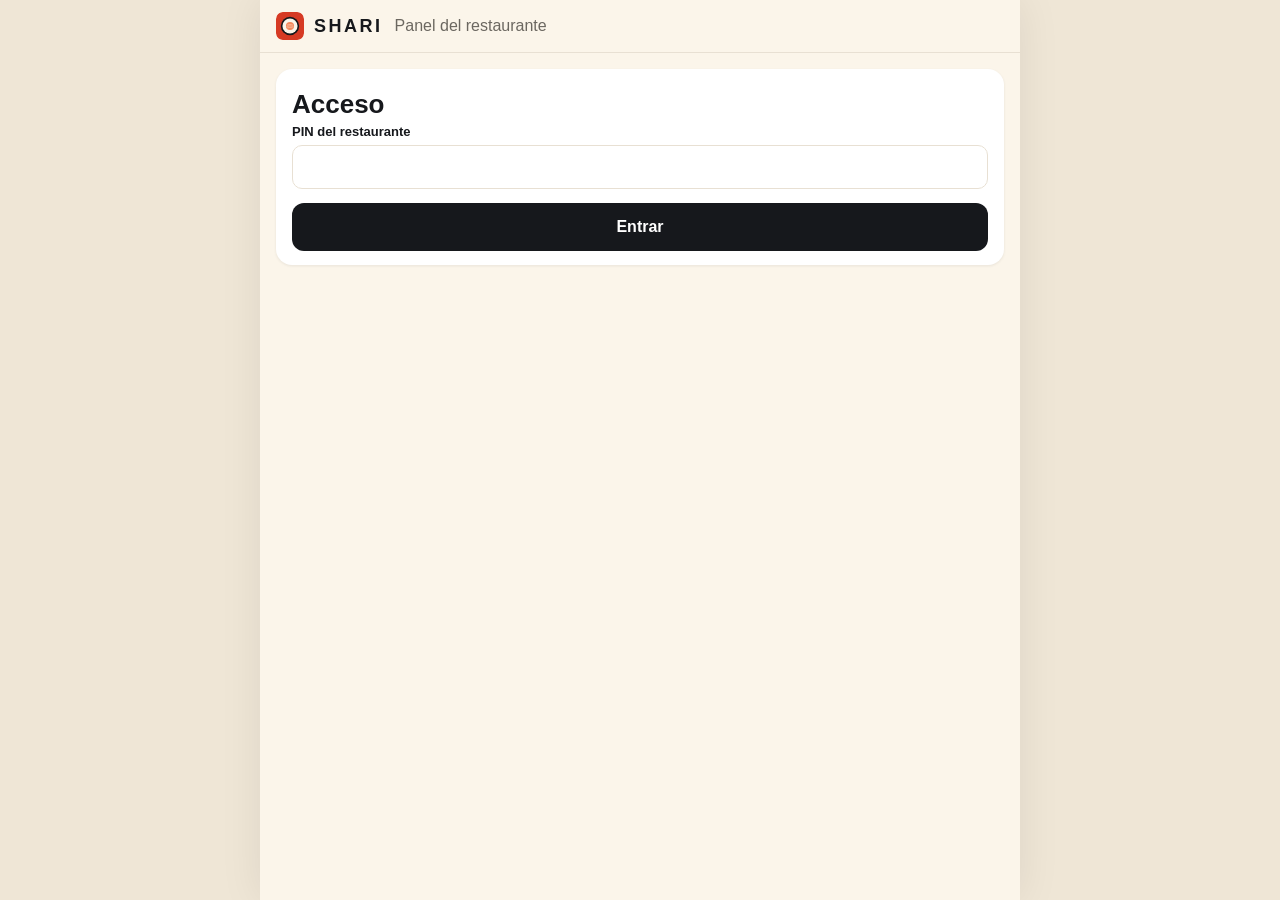
<file: admin.html>
<!doctype html>
<html lang="es">
<head>
  <meta charset="utf-8">
  <meta name="viewport" content="width=device-width, initial-scale=1">
  <title>SHARI · Panel del restaurante</title>
  <link rel="icon" href="favicon.svg" type="image/svg+xml">
  <link rel="stylesheet" href="styles.css">
  <style>
    body { padding-bottom: 24px; max-width: 760px; }
    main { max-width: 760px; }
    .bar { display: flex; flex-wrap: wrap; gap: 10px; margin-bottom: 16px; }
    .bar select, .bar input { padding: 10px; border: 1px solid var(--line); border-radius: 10px; background: #fff; }
    .row { display: flex; justify-content: space-between; gap: 12px; align-items: center; flex-wrap: wrap; }
    .actions { display: flex; gap: 8px; }
    .actions button { border: 0; border-radius: 10px; padding: 10px 12px; font-weight: 700; cursor: pointer; }
    .ok { background: #E3F2E8; color: var(--ok); }
    .ko { background: #FBE3DF; color: var(--red-dark); }
    .stats { display: grid; grid-template-columns: repeat(3, 1fr); gap: 10px; margin-bottom: 16px; }
    .stats div { background: #fff; border-radius: 12px; padding: 12px; text-align: center; }
    .stats b { display: block; font-size: 22px; }
    .stats small { color: var(--muted); }
  </style>
</head>
<body>
  <header class="topbar">
    <a href="index.html" class="brand"><img src="favicon.svg" alt="" width="28" height="28"><span>SHARI</span></a>
    <span class="sub" style="margin:0 0 0 12px">Panel del restaurante</span>
  </header>
  <main>
    <form id="login" class="card"><div class="body">
      <h1>Acceso</h1>
      <div class="field"><label for="pin">PIN del restaurante</label><input id="pin" type="password" inputmode="numeric" required></div>
      <p class="error" id="loginErr"></p>
      <button class="btn dark">Entrar</button>
    </div></form>

    <section id="panel" hidden>
      <div class="bar">
        <select id="rest" aria-label="Restaurante"></select>
        <input id="date" type="date" aria-label="Día">
      </div>
      <div class="stats" id="stats"></div>
      <div id="list"></div>
    </section>
  </main>
  <div id="toast" role="status"></div>
  <script src="admin.js"></script>
</body>
</html>
</file>
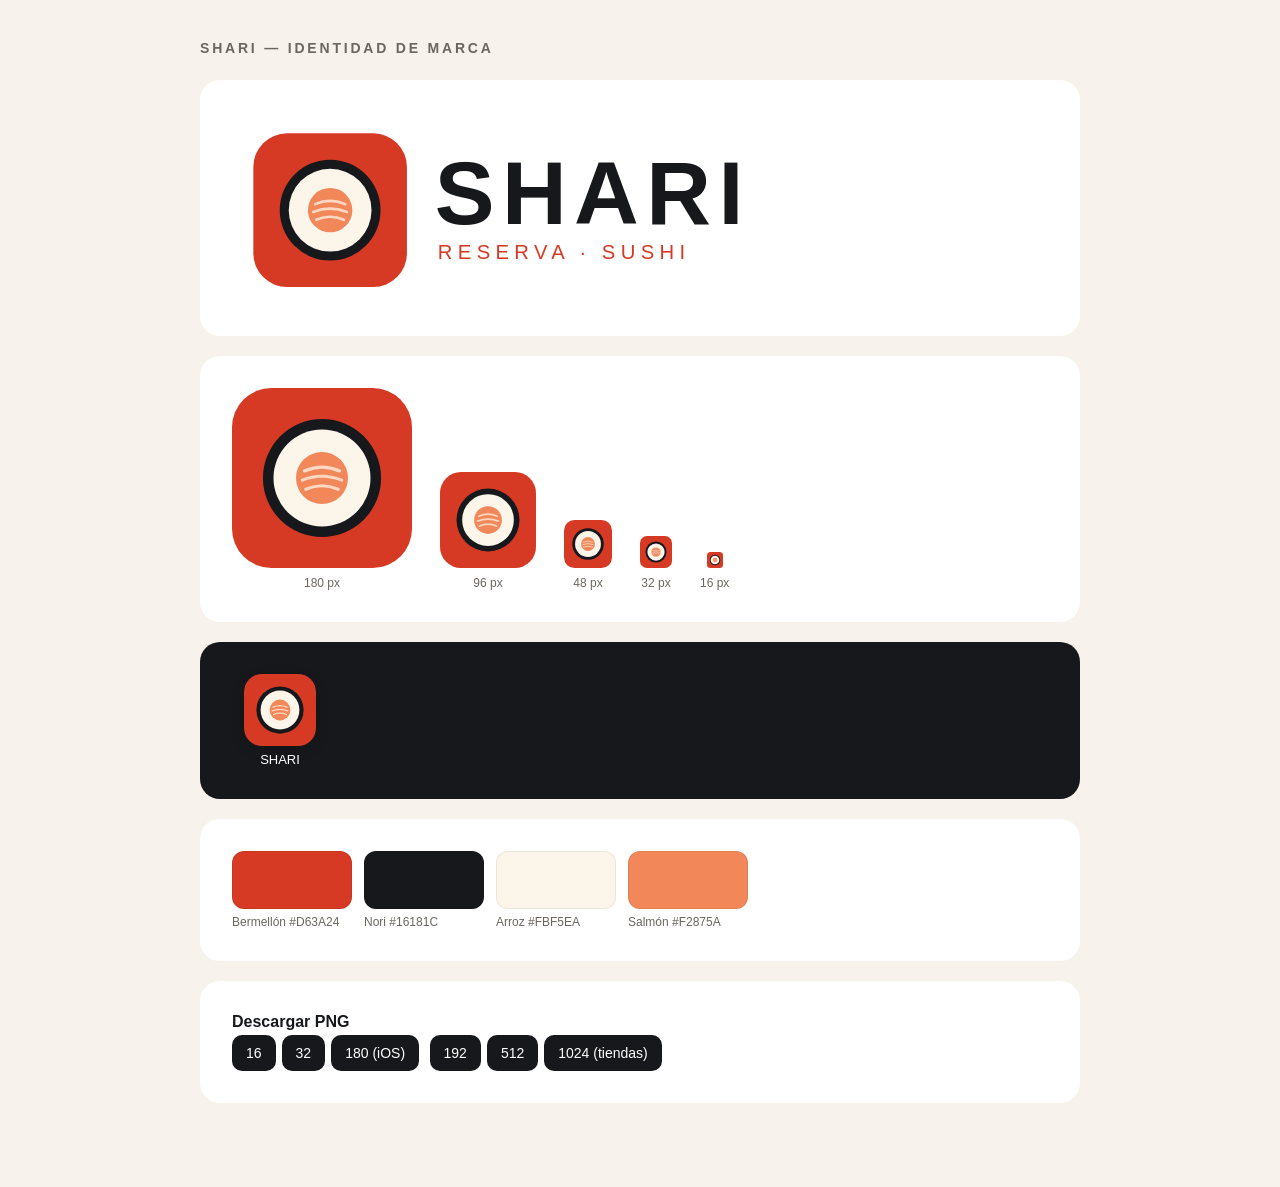
<file: brand/preview.html>
<!doctype html>
<html lang="es">
<head>
<meta charset="utf-8">
<meta name="viewport" content="width=device-width, initial-scale=1">
<title>SHARI · Marca</title>
<link rel="icon" href="favicon.svg" type="image/svg+xml">
<style>
  :root { --bg:#F7F3EC; --fg:#16181C; --muted:#6B6760; --card:#fff; --accent:#D63A24; }
  body { margin:0; background:var(--bg); color:var(--fg); font-family:"Helvetica Neue",Helvetica,Arial,sans-serif; }
  main { max-width:880px; margin:0 auto; padding:40px 16px 64px; }
  h1 { font-size:14px; letter-spacing:.2em; color:var(--muted); font-weight:600; margin:0 0 24px; }
  .card { background:var(--card); border-radius:20px; padding:32px; margin-bottom:20px; }
  .logo img { width:100%; max-width:640px; display:block; }
  .sizes { display:flex; flex-wrap:wrap; gap:28px; align-items:flex-end; }
  .sizes figure { margin:0; text-align:center; font-size:12px; color:var(--muted); }
  .sizes img { display:block; margin:0 auto 8px; }
  .phone { display:flex; gap:20px; flex-wrap:wrap; }
  .tile { width:96px; text-align:center; font-size:13px; }
  .tile img { width:72px; height:72px; border-radius:18px; display:block; margin:0 auto 6px; box-shadow:0 4px 14px rgba(0,0,0,.15); }
  .swatches { display:flex; gap:12px; flex-wrap:wrap; }
  .sw { width:120px; font-size:12px; color:var(--muted); }
  .sw div { height:56px; border-radius:12px; margin-bottom:6px; border:1px solid #0001; }
  button { background:var(--fg); color:#fff; border:0; border-radius:10px; padding:10px 14px; font-size:14px; cursor:pointer; margin:4px 6px 0 0; }
  .dark { background:#16181C; }
</style>
</head>
<body>
<main>
  <h1>SHARI — IDENTIDAD DE MARCA</h1>

  <section class="card logo"><img src="logo.svg" alt="Logo SHARI"></section>

  <section class="card">
    <div class="sizes">
      <figure><img src="favicon.svg" width="180" alt="">180 px</figure>
      <figure><img src="favicon.svg" width="96" alt="">96 px</figure>
      <figure><img src="favicon.svg" width="48" alt="">48 px</figure>
      <figure><img src="favicon.svg" width="32" alt="">32 px</figure>
      <figure><img src="favicon.svg" width="16" alt="">16 px</figure>
    </div>
  </section>

  <section class="card dark">
    <div class="phone">
      <div class="tile" style="color:#fff"><img src="favicon.svg" alt="">SHARI</div>
    </div>
  </section>

  <section class="card">
    <div class="swatches">
      <div class="sw"><div style="background:#D63A24"></div>Bermellón #D63A24</div>
      <div class="sw"><div style="background:#16181C"></div>Nori #16181C</div>
      <div class="sw"><div style="background:#FBF5EA"></div>Arroz #FBF5EA</div>
      <div class="sw"><div style="background:#F2875A"></div>Salmón #F2875A</div>
    </div>
  </section>

  <section class="card">
    <strong>Descargar PNG</strong><br>
    <button data-s="16">16</button><button data-s="32">32</button><button data-s="180">180 (iOS)</button>
    <button data-s="192">192</button><button data-s="512">512</button><button data-s="1024">1024 (tiendas)</button>
  </section>
</main>
<script>
  document.querySelectorAll('button[data-s]').forEach(b => b.onclick = () => {
    const s = +b.dataset.s, img = new Image();
    img.onload = () => {
      const c = document.createElement('canvas'); c.width = c.height = s;
      c.getContext('2d').drawImage(img, 0, 0, s, s);
      const a = document.createElement('a');
      a.download = `shari-${s}.png`; a.href = c.toDataURL('image/png'); a.click();
    };
    img.src = 'favicon.svg';
  });
</script>
</body>
</html>
</file>
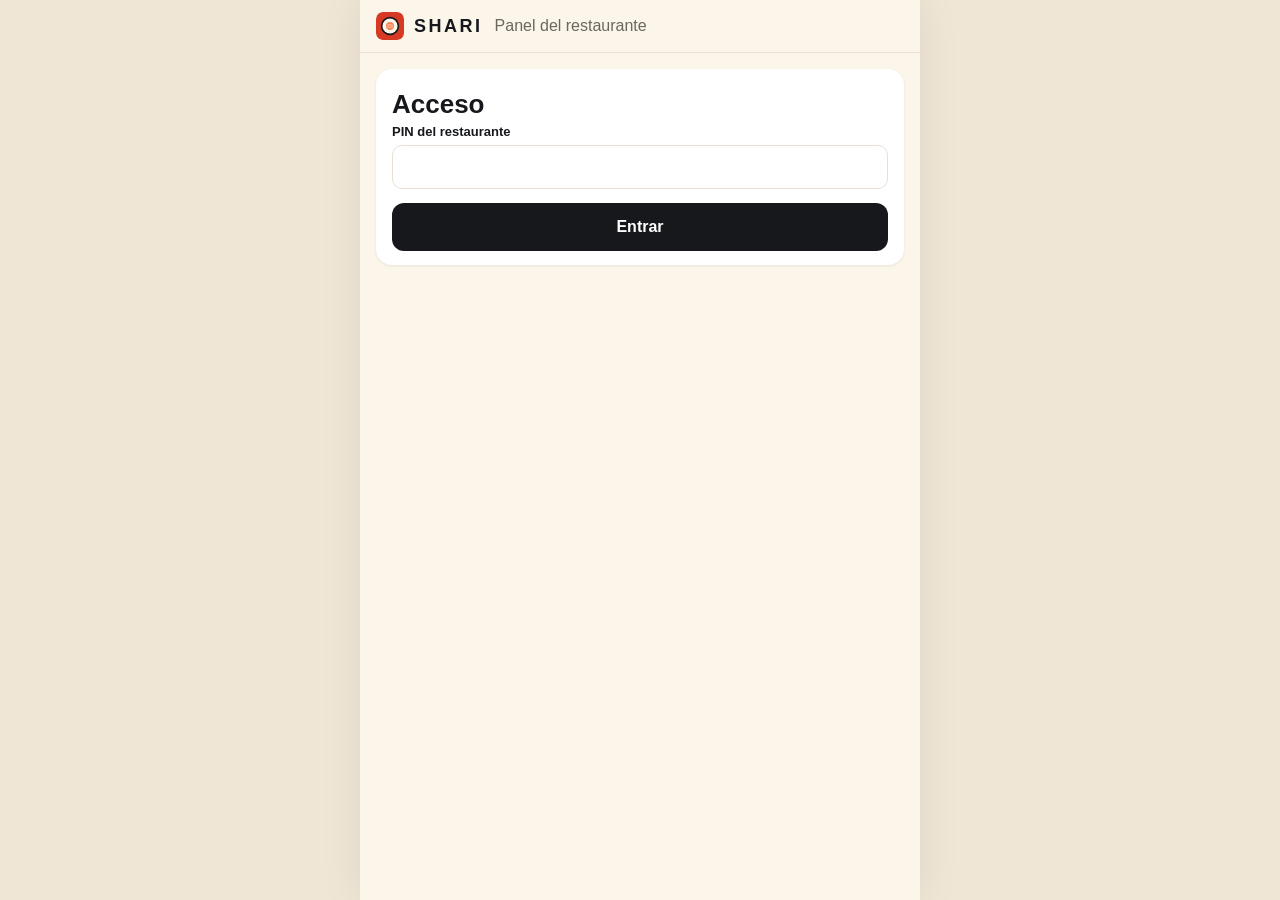
<file: public/admin.html>
<!doctype html>
<html lang="es">
<head>
  <meta charset="utf-8">
  <meta name="viewport" content="width=device-width, initial-scale=1">
  <title>SHARI · Panel del restaurante</title>
  <link rel="icon" href="/favicon.svg" type="image/svg+xml">
  <link rel="stylesheet" href="/styles.css">
  <style>
    body { padding-bottom: 24px; }
    main { max-width: 760px; }
    .bar { display: flex; flex-wrap: wrap; gap: 10px; margin-bottom: 16px; }
    .bar select, .bar input { padding: 10px; border: 1px solid var(--line); border-radius: 10px; background: #fff; }
    .row { display: flex; justify-content: space-between; gap: 12px; align-items: center; flex-wrap: wrap; }
    .actions { display: flex; gap: 8px; }
    .actions button { border: 0; border-radius: 10px; padding: 10px 12px; font-weight: 700; cursor: pointer; }
    .ok { background: #E3F2E8; color: var(--ok); }
    .ko { background: #FBE3DF; color: var(--red-dark); }
    .stats { display: grid; grid-template-columns: repeat(3, 1fr); gap: 10px; margin-bottom: 16px; }
    .stats div { background: #fff; border-radius: 12px; padding: 12px; text-align: center; }
    .stats b { display: block; font-size: 22px; }
    .stats small { color: var(--muted); }
  </style>
</head>
<body>
  <header class="topbar">
    <a href="/" class="brand"><img src="/favicon.svg" alt="" width="28" height="28"><span>SHARI</span></a>
    <span class="sub" style="margin:0 0 0 12px">Panel del restaurante</span>
  </header>
  <main>
    <form id="login" class="card"><div class="body">
      <h1>Acceso</h1>
      <div class="field"><label for="pin">PIN del restaurante</label><input id="pin" type="password" inputmode="numeric" required></div>
      <p class="error" id="loginErr"></p>
      <button class="btn dark">Entrar</button>
    </div></form>

    <section id="panel" hidden>
      <div class="bar">
        <select id="rest" aria-label="Restaurante"></select>
        <input id="date" type="date" aria-label="Día">
      </div>
      <div class="stats" id="stats"></div>
      <div id="list"></div>
    </section>
  </main>
  <div id="toast" role="status"></div>
  <script src="/admin.js"></script>
</body>
</html>
</file>
<file: styles.css>
:root {
  --red: #D63A24;
  --red-dark: #B02E1B;
  --ink: #16181C;
  --rice: #FBF5EA;
  --salmon: #F2875A;
  --card: #FFFFFF;
  --muted: #6B6760;
  --line: #E8E0D3;
  --ok: #2E7D4F;
  --warn: #B26A00;
  --radius: 16px;
  font-family: "Helvetica Neue", Helvetica, Arial, system-ui, sans-serif;
  color: var(--ink);
  -webkit-tap-highlight-color: transparent;
}
* { box-sizing: border-box; }
html { background: #EFE6D6; }
/* En el ordenador la app se ve como en el móvil: una columna centrada */
body { margin: 0 auto; max-width: 560px; background: var(--rice); min-height: 100vh; padding-bottom: 84px; box-shadow: 0 0 40px rgba(22,24,28,.08); }
a { color: inherit; }
button, input, select, textarea { font: inherit; color: inherit; }

.topbar {
  position: sticky; top: 0; z-index: 5;
  background: var(--rice); border-bottom: 1px solid var(--line);
  padding: 12px 16px; display: flex; align-items: center;
}
.brand { display: flex; gap: 10px; align-items: center; text-decoration: none; font-weight: 800; letter-spacing: .14em; font-size: 18px; }
.brand img { border-radius: 7px; }

main { max-width: 560px; margin: 0 auto; padding: 16px; }
#form { scroll-margin-top: 64px; }
h1 { font-size: 26px; margin: 8px 0 4px; }
h2 { font-size: 18px; margin: 24px 0 10px; }
.sub { color: var(--muted); margin: 0 0 16px; }

.tabbar {
  position: fixed; bottom: 0; left: 0; right: 0; z-index: 5;
  max-width: 560px; margin: 0 auto;
  display: flex; justify-content: center; gap: 56px;
  background: #fff; border-top: 1px solid var(--line);
  padding: 8px 0 calc(8px + env(safe-area-inset-bottom));
}
.tabbar a { text-decoration: none; font-size: 12px; color: var(--muted); display: flex; flex-direction: column; align-items: center; gap: 2px; }
.tabbar svg { width: 24px; height: 24px; fill: none; stroke: currentColor; stroke-width: 2; stroke-linecap: round; }
.tabbar a.active { color: var(--red); font-weight: 600; }

.search { width: 100%; padding: 12px 14px; border-radius: 12px; border: 1px solid var(--line); background: #fff; margin-bottom: 16px; }

.card { background: var(--card); border-radius: var(--radius); box-shadow: 0 1px 3px rgba(22,24,28,.08); overflow: hidden; margin-bottom: 14px; }
a.card { display: block; text-decoration: none; }
.card .banner { height: 110px; display: flex; align-items: flex-end; padding: 12px 16px; color: #fff; position: relative; }
.card .banner .initial { position: absolute; right: 16px; top: 8px; font-size: 64px; font-weight: 800; opacity: .18; }
.card .banner h3 { margin: 0; font-size: 20px; }
.card .body { padding: 12px 16px 14px; }
.meta { display: flex; flex-wrap: wrap; gap: 6px 12px; color: var(--muted); font-size: 14px; }
.rating { color: var(--ink); font-weight: 600; }
.pill { display: inline-block; padding: 3px 10px; border-radius: 99px; font-size: 12px; font-weight: 600; background: var(--line); }

.hero { border-radius: var(--radius); padding: 22px 18px; color: #fff; margin-bottom: 14px; }
.hero h1 { margin: 0 0 6px; }
.hero p { margin: 0; opacity: .9; }

.tabs { display: flex; gap: 6px; background: #fff; padding: 4px; border-radius: 12px; margin: 8px 0 12px; }
.tabs button { flex: 1; border: 0; background: none; padding: 10px; border-radius: 9px; cursor: pointer; font-weight: 600; color: var(--muted); }
.tabs button.on { background: var(--ink); color: #fff; }

.menu-section h2 { margin-top: 18px; }
.dish { display: flex; justify-content: space-between; gap: 12px; padding: 12px 0; border-bottom: 1px solid var(--line); }
.dish:last-child { border-bottom: 0; }
.dish strong { display: block; }
.dish small { color: var(--muted); }
.dish .price { font-weight: 700; white-space: nowrap; }

.btn {
  display: block; width: 100%; text-align: center; text-decoration: none;
  background: var(--red); color: #fff; border: 0; border-radius: 12px;
  padding: 15px; font-weight: 700; font-size: 16px; cursor: pointer;
}
.btn:hover { background: var(--red-dark); }
.btn:disabled { background: #C9C2B6; cursor: not-allowed; }
.btn.secondary { background: #fff; color: var(--ink); border: 1px solid var(--line); }
.btn.dark { background: var(--ink); }
.sticky-cta { position: sticky; bottom: 76px; padding-top: 8px; }

.field { margin-bottom: 14px; }
.field label { display: block; font-size: 13px; font-weight: 600; margin-bottom: 6px; }
.field input, .field textarea, .field select { width: 100%; padding: 12px; border: 1px solid var(--line); border-radius: 10px; background: #fff; }

.days { display: flex; gap: 8px; overflow-x: auto; padding-bottom: 6px; scrollbar-width: none; }
.days button { flex: 0 0 64px; border: 1px solid var(--line); background: #fff; border-radius: 12px; padding: 8px 0; cursor: pointer; }
.days button small { display: block; font-size: 11px; color: var(--muted); text-transform: uppercase; }
.days button b { font-size: 18px; }
.days button.on { background: var(--ink); color: #fff; border-color: var(--ink); }
.days button.on small { color: #ccc; }
.days button:disabled { opacity: .4; cursor: not-allowed; }

.stepper { display: flex; align-items: center; gap: 16px; }
.stepper button { width: 42px; height: 42px; border-radius: 50%; border: 1px solid var(--line); background: #fff; font-size: 22px; cursor: pointer; }
.stepper output { font-size: 20px; font-weight: 700; min-width: 24px; text-align: center; }

.slots { display: grid; grid-template-columns: repeat(auto-fill, minmax(84px, 1fr)); gap: 8px; }
.slots button { padding: 11px 0; border-radius: 10px; border: 1px solid var(--line); background: #fff; cursor: pointer; font-weight: 600; }
.slots button.on { background: var(--red); border-color: var(--red); color: #fff; }
.slots button:disabled { text-decoration: line-through; color: #B8B1A5; cursor: not-allowed; }

.policy { background: #FFF1E8; border: 1px solid #F6CDB5; border-radius: 12px; padding: 14px; font-size: 14px; line-height: 1.45; }
.policy strong { color: var(--red-dark); }
.policy ul { margin: 6px 0 0; padding-left: 18px; }
.check { display: flex; gap: 10px; align-items: flex-start; margin: 14px 0; font-size: 14px; }
.check input { width: 20px; height: 20px; margin-top: 1px; accent-color: var(--red); }

.summary { display: grid; grid-template-columns: auto 1fr; gap: 6px 14px; font-size: 15px; }
.summary dt { color: var(--muted); }
.summary dd { margin: 0; font-weight: 600; }

.status { padding: 4px 10px; border-radius: 99px; font-size: 12px; font-weight: 700; }
.st-confirmed { background: #E3F2E8; color: var(--ok); }
.st-pending_payment { background: #FFF3D6; color: var(--warn); }
.st-attended { background: #E3ECF7; color: #24508A; }
.st-no_show, .st-cancelled_late { background: #FBE3DF; color: var(--red-dark); }
.st-cancelled_refunded, .st-expired { background: var(--line); color: var(--muted); }

.paybox { text-align: center; padding: 24px 16px; }
.paybox .amount { font-size: 44px; font-weight: 800; margin: 8px 0; }
.demo-note { font-size: 13px; color: var(--muted); margin-top: 12px; }

.code { font-family: ui-monospace, Menlo, Consolas, monospace; font-size: 22px; letter-spacing: .2em; font-weight: 700; }
.empty { text-align: center; color: var(--muted); padding: 40px 0; }
.error { color: var(--red-dark); font-weight: 600; margin: 8px 0; }

#toast {
  position: fixed; left: 50%; bottom: 96px; transform: translateX(-50%) translateY(20px);
  background: var(--ink); color: #fff; padding: 12px 18px; border-radius: 12px;
  opacity: 0; pointer-events: none; transition: .25s; max-width: calc(100% - 32px); font-size: 14px; z-index: 10;
}
#toast.show { opacity: 1; transform: translateX(-50%) translateY(0); }
</file>
